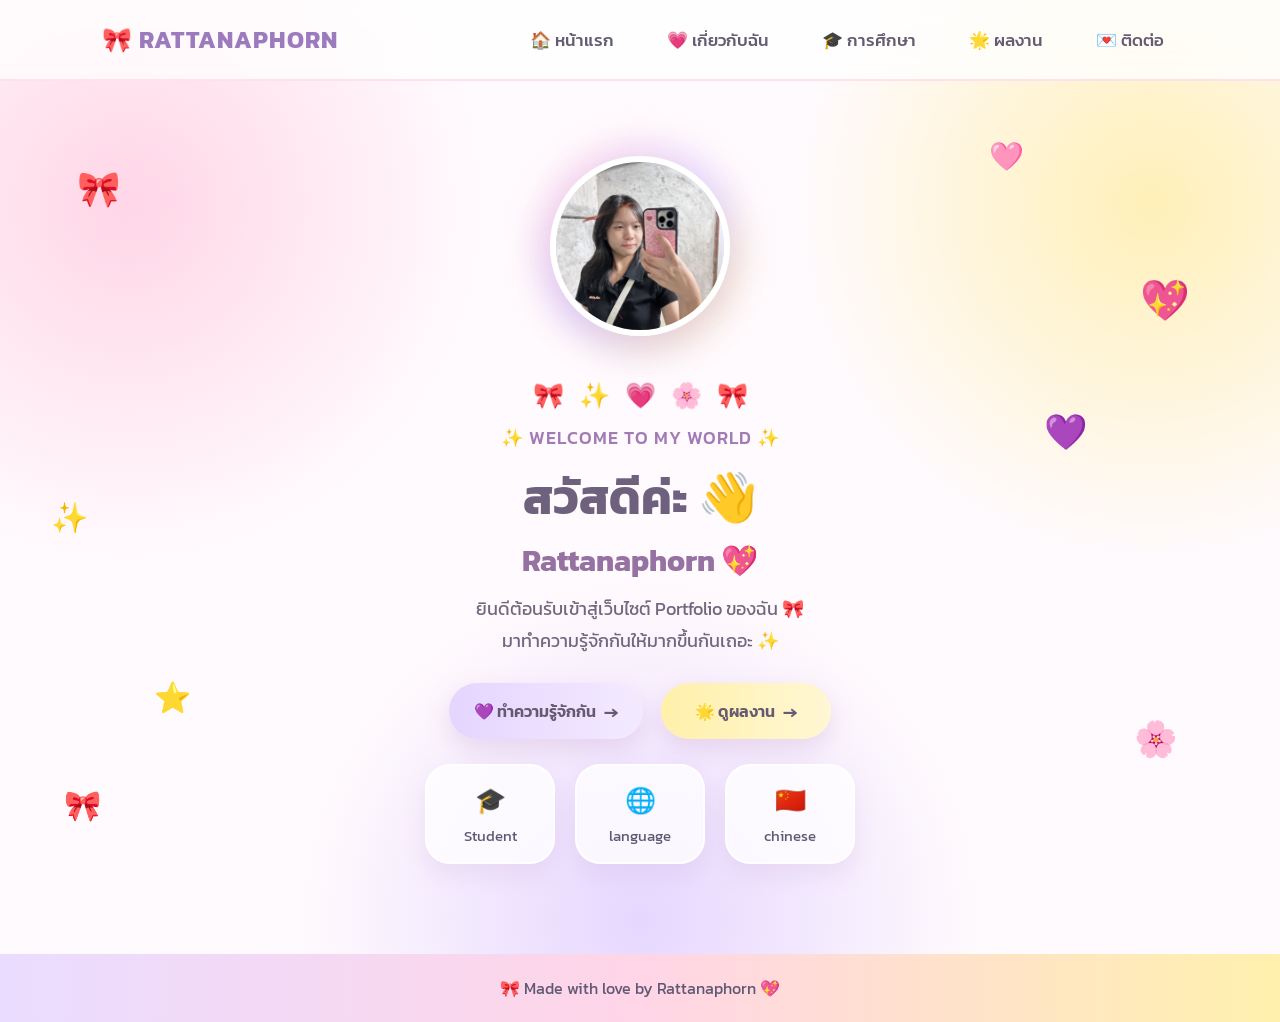
<file: index.html>
<!DOCTYPE html>
<html lang="th">

<head>
    <meta charset="UTF-8">
    <meta name="viewport" content="width=device-width, initial-scale=1.0">

    <title>Rattanaphorn Portfolio</title>

    <link rel="stylesheet" href="style.css">
</head>

<body class="home-page">

    <!-- ================= NAV ================= -->

    <nav>

        <div class="logo">
            🎀 RATTANAPHORN
        </div>

        <ul>
            <li>
                <a href="index.html">🏠 หน้าแรก</a>
            </li>

            <li>
                <a href="about.html">💗 เกี่ยวกับฉัน</a>
            </li>

            <li>
                <a href="education.html">🎓 การศึกษา</a>
            </li>

            <li>
                <a href="portfolio.html">🌟 ผลงาน</a>
            </li>

            <li>
                <a href="contact.html">💌 ติดต่อ</a>
            </li>
        </ul>

    </nav>


    <!-- ================= FLOATING EMOJI ================= -->

    <div class="float-item item1">🎀</div>
    <div class="float-item item2">💖</div>
    <div class="float-item item3">✨</div>
    <div class="float-item item4">🌸</div>
    <div class="float-item item5">⭐</div>
    <div class="float-item item6">💜</div>
    <div class="float-item item7">🎀</div>
    <div class="float-item item8">🩷</div>


    <!-- ================= HOME ================= -->

    <main class="hero">

        <!-- รูปโปรไฟล์ -->

        <div class="profile-wrapper">

            <div class="profile-glow"></div>

            <div class="profile">

                <img
                    src="S__15089671.jpg"
                    alt="รูปโปรไฟล์"
                >

            </div>

        </div>


        <!-- ไอคอน -->

        <div class="cute-icons">

            <span>🎀</span>
            <span>✨</span>
            <span>💗</span>
            <span>🌸</span>
            <span>🎀</span>

        </div>


        <!-- ข้อความ -->

        <p class="welcome-text">
            ✨ WELCOME TO MY WORLD ✨
        </p>


        <h1>
            สวัสดีค่ะ <span class="wave">👋</span>
        </h1>


        <h2>
            Rattanaphorn 💖
        </h2>


        <p class="intro">

            ยินดีต้อนรับเข้าสู่เว็บไซต์ Portfolio ของฉัน 🎀
            <br>

            มาทำความรู้จักกันให้มากขึ้นกันเถอะ ✨

        </p>


        <!-- ปุ่ม -->

        <div class="button-group">

            <a href="about.html" class="cute-btn purple-btn">

                💜
                ทำความรู้จักกัน
                <b>→</b>

            </a>


            <a href="portfolio.html" class="cute-btn yellow-btn">

                🌟
                ดูผลงาน
                <b>→</b>

            </a>

        </div>


        <!-- ข้อมูล -->

        <div class="mini-info">

            <div class="info-card">

                <span>🎓</span>

                <p>Student</p>

            </div>


            <div class="info-card">

                <span>🌐</span>

                <p> language</p>

            </div>


            <div class="info-card">

                <span>🇨🇳</span>

                <p>chinese</p>

            </div>

        </div>

    </main>


    <!-- ================= FOOTER ================= -->

    <footer>

        🎀 Made with love by Rattanaphorn 💖

    </footer>

</body>

</html>
</file>
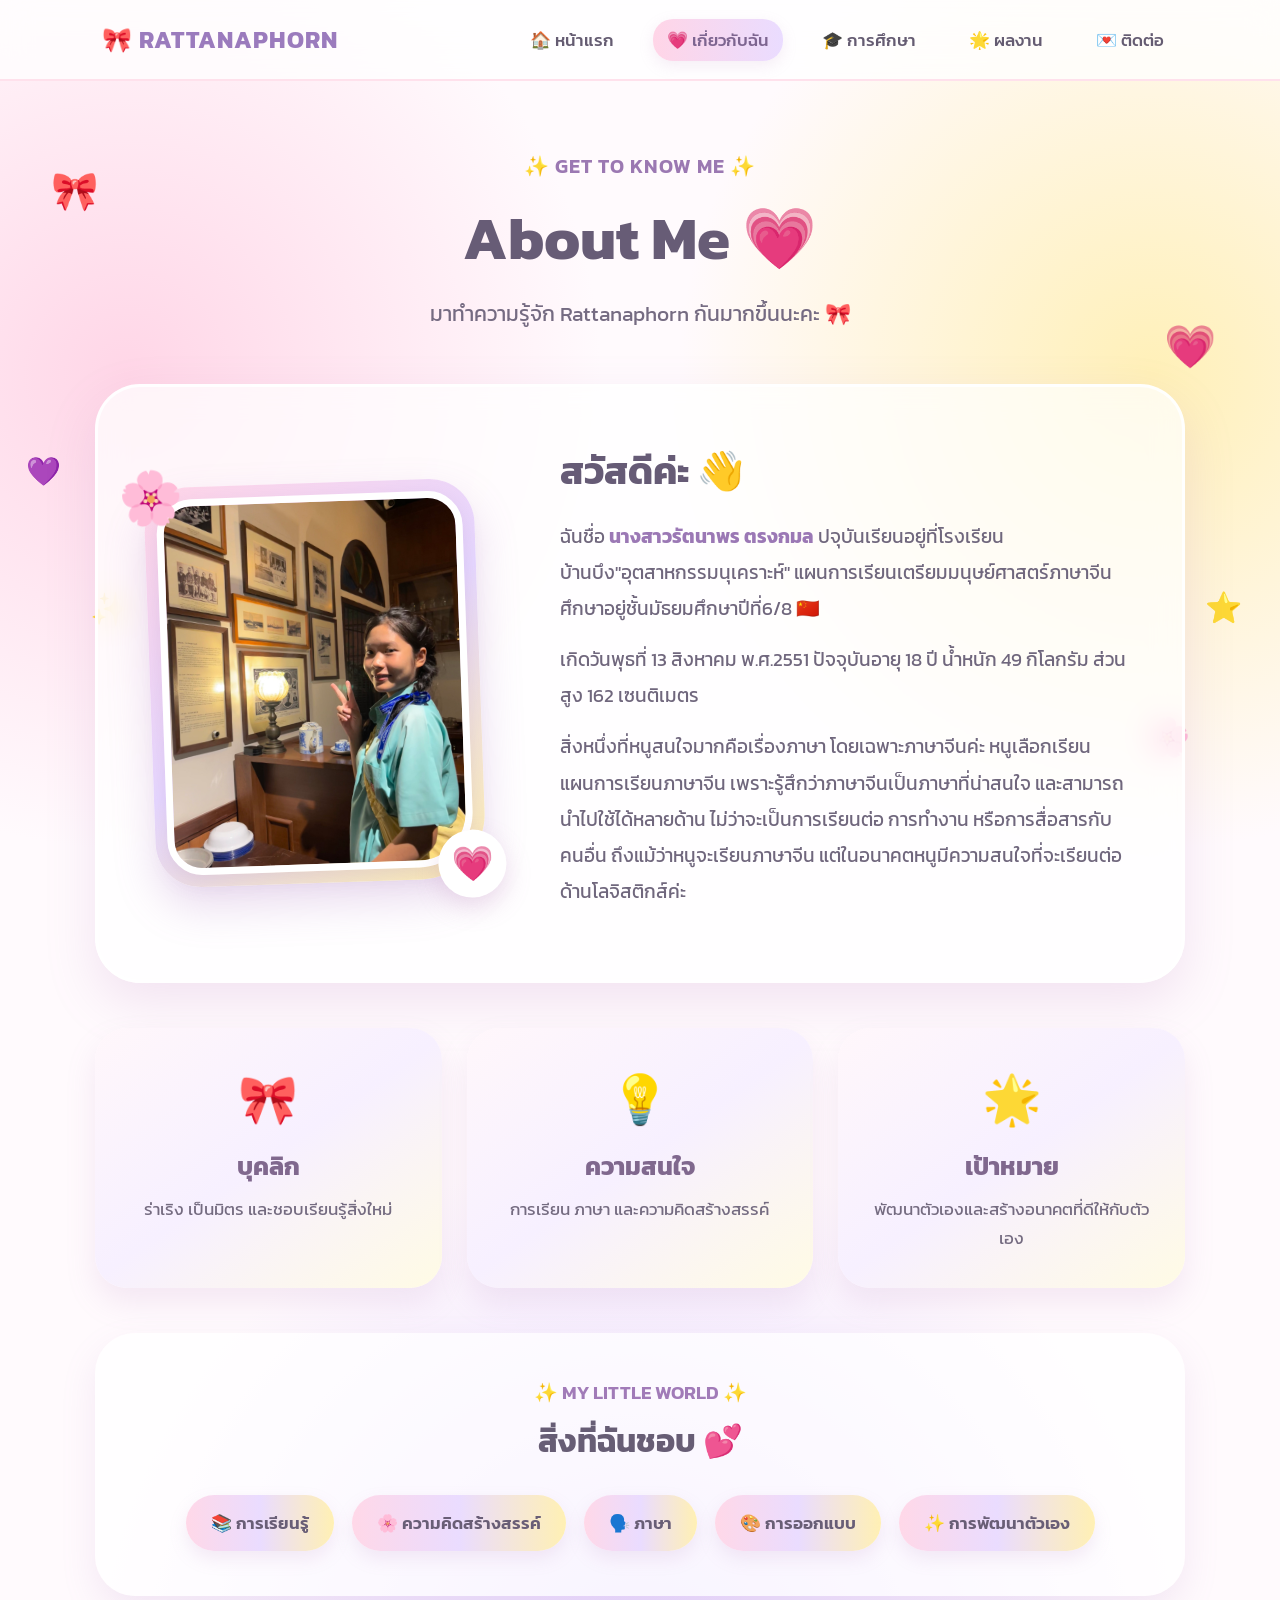
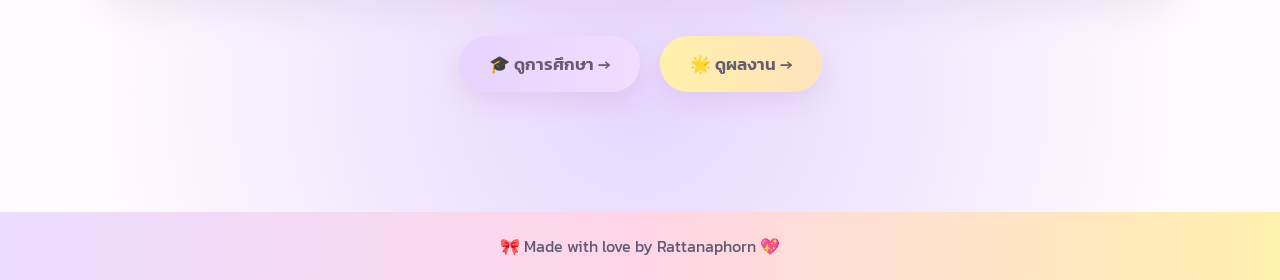
<file: about.html>
<!DOCTYPE html>
<html lang="th">

<head>
    <meta charset="UTF-8">
    <meta name="viewport" content="width=device-width, initial-scale=1.0">

    <title>เกี่ยวกับฉัน | Rattanaphorn</title>

    <link rel="stylesheet" href="style.css">
</head>

<body class="about-page">

    <!-- ================= ของตกแต่งลอย ================= -->

    <div class="about-float about-float1">🎀</div>
    <div class="about-float about-float2">💗</div>
    <div class="about-float about-float3">✨</div>
    <div class="about-float about-float4">🌸</div>
    <div class="about-float about-float5">💜</div>
    <div class="about-float about-float6">⭐</div>


    <!-- ================= NAV ================= -->

    <nav>

        <div class="logo">
            🎀 RATTANAPHORN
        </div>

        <ul>

            <li>
                <a href="index.html">
                    🏠 หน้าแรก
                </a>
            </li>

            <li>
                <a href="about.html" class="active">
                    💗 เกี่ยวกับฉัน
                </a>
            </li>

            <li>
                <a href="education.html">
                    🎓 การศึกษา
                </a>
            </li>

            <li>
                <a href="portfolio.html">
                    🌟 ผลงาน
                </a>
            </li>

            <li>
                <a href="contact.html">
                    💌 ติดต่อ
                </a>
            </li>

        </ul>

    </nav>


    <!-- ================= MAIN ================= -->

    <main class="about-container">


        <!-- หัวข้อ -->

        <div class="about-heading">

            <p class="about-small-title">
                ✨ GET TO KNOW ME ✨
            </p>

            <h1>
                About Me <span>💗</span>
            </h1>

            <p class="about-subtitle">
                มาทำความรู้จัก Rattanaphorn กันมากขึ้นนะคะ 🎀
            </p>

        </div>



        <!-- ================= PROFILE ================= -->

        <section class="about-profile">


            <!-- รูป -->

            <div class="about-photo">

                <div class="photo-decoration">
                    🌸
                </div>

                <img
                    src="9EBEB836-4C9F-4DF5-ADEF-51A0C9682D43.jpeg"
                    alt="รูปของ Rattanaphorn"
                >

                <div class="photo-heart">
                    💗
                </div>

            </div>



            <!-- ข้อความ -->

            <div class="about-text">

                <h2>
                    สวัสดีค่ะ 👋
                </h2>

                <p>
                    ฉันชื่อ <strong>นางสาวรัตนาพร ตรงกมล</strong>
                    ปจุบันเรียนอยู่ที่โรงเรียนบ้านบึง"อุตสาหกรรมนุเคราะห์"
                    แผนการเรียนเตรียมมนุษย์ศาสตร์ภาษาจีน
                    ศึกษาอยู่ชั้นมัธยมศึกษาปีที่6/8 🇨🇳
                </p>

                <p>
                    เกิดวันพุธที่ 13 สิงหาคม พ.ศ.2551
                    ปัจจุบันอายุ 18 ปี น้ำหนัก 49 กิโลกรัม
                    ส่วนสูง 162 เซนติเมตร
                    
                </p>

                <p>
                    สิ่งหนึ่งที่หนูสนใจมากคือเรื่องภาษา โดยเฉพาะภาษาจีนค่ะ
หนูเลือกเรียนแผนการเรียนภาษาจีน เพราะรู้สึกว่าภาษาจีนเป็นภาษาที่น่าสนใจ และสามารถนำไปใช้ได้หลายด้าน ไม่ว่าจะเป็นการเรียนต่อ การทำงาน หรือการสื่อสารกับคนอื่น
                    ถึงแม้ว่าหนูจะเรียนภาษาจีน แต่ในอนาคตหนูมีความสนใจที่จะเรียนต่อด้านโลจิสติกส์ค่ะ
                </p>

            </div>

        </section>



        <!-- ================= INFORMATION ================= -->

        <section class="about-cards">


            <div class="about-card">

                <div class="about-card-icon">
                    🎀
                </div>

                <h2>
                    บุคลิก
                </h2>

                <p>
                    ร่าเริง เป็นมิตร และชอบเรียนรู้สิ่งใหม่
                </p>

            </div>



            <div class="about-card">

                <div class="about-card-icon">
                    💡
                </div>

                <h2>
                    ความสนใจ
                </h2>

                <p>
                    การเรียน ภาษา และความคิดสร้างสรรค์
                </p>

            </div>



            <div class="about-card">

                <div class="about-card-icon">
                    🌟
                </div>

                <h2>
                    เป้าหมาย
                </h2>

                <p>
                    พัฒนาตัวเองและสร้างอนาคตที่ดีให้กับตัวเอง
                </p>

            </div>


        </section>



        <!-- ================= MY WORLD ================= -->

        <section class="about-world">

            <div class="world-title">
                ✨ MY LITTLE WORLD ✨
            </div>

            <h2>
                สิ่งที่ฉันชอบ 💕
            </h2>

            <div class="interest-list">

                <div class="interest-item">
                    📚
                    <span>การเรียนรู้</span>
                </div>

                <div class="interest-item">
                    🌸
                    <span>ความคิดสร้างสรรค์</span>
                </div>

                <div class="interest-item">
                    🗣️
                    <span>ภาษา</span>
                </div>

                <div class="interest-item">
                    🎨
                    <span>การออกแบบ</span>
                </div>

                <div class="interest-item">
                    ✨
                    <span>การพัฒนาตัวเอง</span>
                </div>

            </div>

        </section>



        <!-- ================= BUTTON ================= -->

        <div class="about-buttons">

            <a href="education.html" class="about-btn purple">
                🎓 ดูการศึกษา
                →
            </a>

            <a href="portfolio.html" class="about-btn yellow">
                🌟 ดูผลงาน
                →
            </a>

        </div>


    </main>



    <!-- ================= FOOTER ================= -->

    <footer>

        <span>🎀</span>

        Made with love by Rattanaphorn

        <span>💖</span>

    </footer>


</body>

</html>
</file>
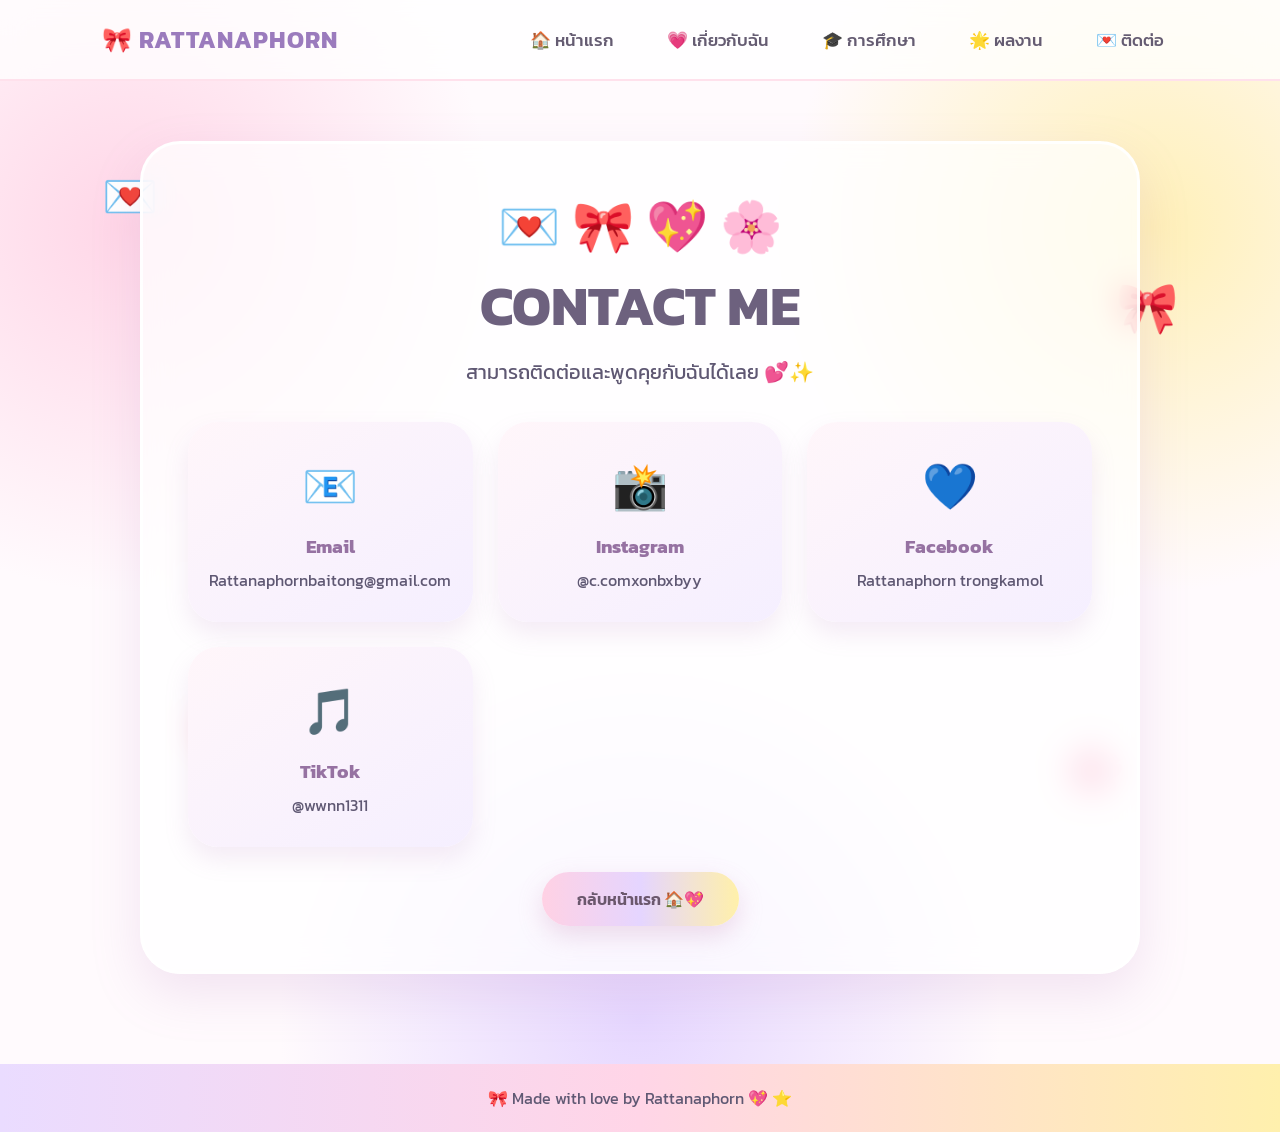
<file: contact.html>
<!DOCTYPE html>
<html lang="th">

<head>

<meta charset="UTF-8">

<meta name="viewport" content="width=device-width, initial-scale=1.0">

<title>ติดต่อ | Rattanaphorn</title>

<link rel="stylesheet" href="style.css">

</head>


<body>
    <!-- NAV -->

<nav>
    <div class="logo">
        🎀 RATTANAPHORN
    </div>

    <ul>
        <li><a href="index.html">🏠 หน้าแรก</a></li>
        <li><a href="about.html">💗 เกี่ยวกับฉัน</a></li>
        <li><a href="education.html">🎓 การศึกษา</a></li>
        <li><a href="portfolio.html">🌟 ผลงาน</a></li>
        <li><a href="contact.html">💌 ติดต่อ</a></li>
    </ul>
</nav>



<!-- ของตกแต่ง -->

<div class="float float1">💌</div>

<div class="float float2">🎀</div>

<div class="float float3">💖</div>

<div class="float float4">🌸</div>


<!-- NAV -->

   
<!-- CONTENT -->

<main class="page">


<div class="main-card">


<div style="font-size:50px;">
💌 🎀 💖 🌸
</div>


<h1 class="page-title">
CONTACT ME
</h1>


<p class="page-subtitle">
สามารถติดต่อและพูดคุยกับฉันได้เลย 💕✨
</p>


<div class="contact-grid">


<!-- EMAIL -->

<div class="contact-card">

<div class="contact-icon">
📧
</div>

<h3>Email</h3>

<p>
Rattanaphornbaitong@gmail.com
</p>

</div>



<!-- INSTAGRAM -->

<div class="contact-card">

<div class="contact-icon">
📸
</div>

<h3>Instagram</h3>

<p>
@c.comxonbxbyy
</p>

</div>



<!-- FACEBOOK -->

<div class="contact-card">

<div class="contact-icon">
💙
</div>

<h3>Facebook</h3>

<p>
Rattanaphorn trongkamol
</p>

</div>



<!-- TIKTOK -->

<div class="contact-card">

<div class="contact-icon">
🎵
</div>

<h3>TikTok</h3>

<p>
@wwnn1311
</p>

</div>


</div>


<a href="index.html" class="btn">

กลับหน้าแรก 🏠💖

</a>


</div>

</main>



<footer>

🎀 Made with love by Rattanaphorn 💖 ⭐

</footer>


</body>

</html>
</file>
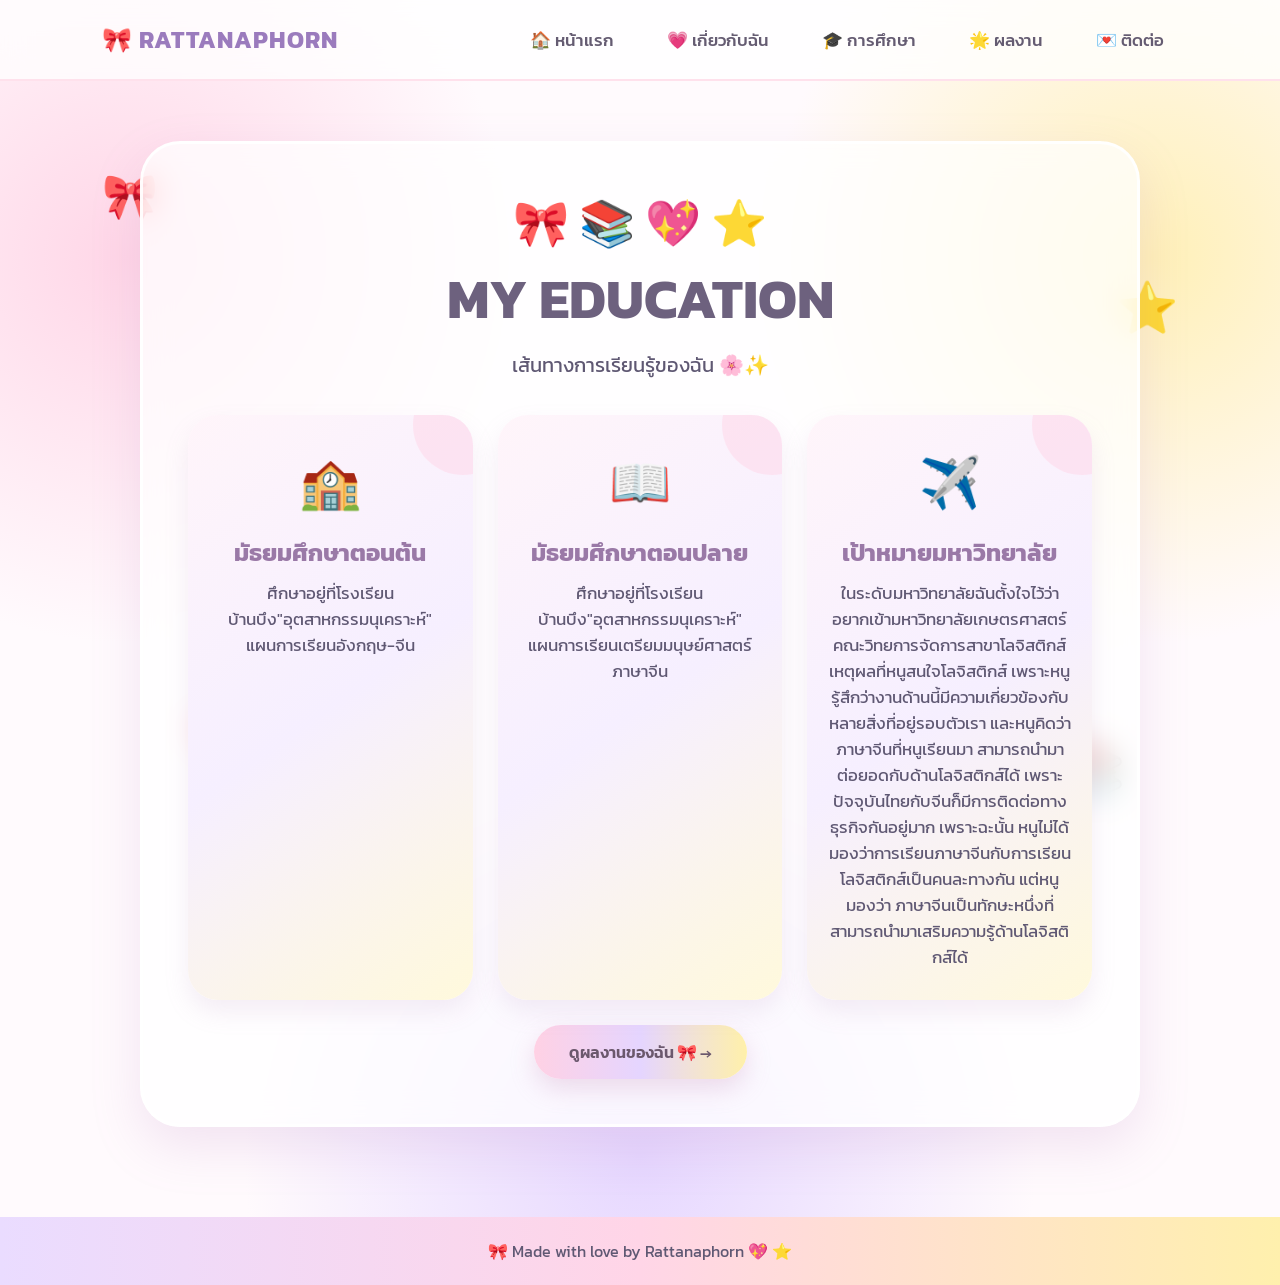
<file: education.html>
<!DOCTYPE html>
<html lang="th">

<head>

<meta charset="UTF-8">

<meta name="viewport" content="width=device-width, initial-scale=1.0">

<title>การศึกษา | Rattanaphorn</title>

<link rel="stylesheet" href="style.css">

</head>
  <!-- NAV -->

<nav>
    <div class="logo">
        🎀 RATTANAPHORN
    </div>

    <ul>
        <li><a href="index.html">🏠 หน้าแรก</a></li>
        <li><a href="about.html">💗 เกี่ยวกับฉัน</a></li>
        <li><a href="education.html">🎓 การศึกษา</a></li>
        <li><a href="portfolio.html">🌟 ผลงาน</a></li>
        <li><a href="contact.html">💌 ติดต่อ</a></li>
    </ul>
</nav>



<body>

<!-- ของตกแต่ง -->

<div class="float float1">🎀</div>
<div class="float float2">⭐</div>
<div class="float float3">💖</div>
<div class="float float4">📚</div>


<!-- NAV -->



<!-- CONTENT -->

<main class="page">

<div class="main-card">

<div style="font-size:45px;">
🎀 📚 💖 ⭐
</div>

<h1 class="page-title">
MY EDUCATION
</h1>

<p class="page-subtitle">
เส้นทางการเรียนรู้ของฉัน 🌸✨
</p>


<div class="education-list">


<div class="edu-card">

<div class="edu-icon">
🏫
</div>

<h2>มัธยมศึกษาตอนต้น</h2>

<p>
ศึกษาอยู่ที่โรงเรียนบ้านบึง"อุตสาหกรรมนุเคราะห์"
  แผนการเรียนอังกฤษ-จีน
</p>

</div>


<div class="edu-card">

<div class="edu-icon">
📖
</div>

<h2>มัธยมศึกษาตอนปลาย</h2>

<p>
ศึกษาอยู่ที่โรงเรียนบ้านบึง"อุตสาหกรรมนุเคราะห์"
  แผนการเรียนเตรียมมนุษย์ศาสตร์ภาษาจีน
</p>

</div>


<div class="edu-card">

<div class="edu-icon">
✈️
</div>

<h2>เป้าหมายมหาวิทยาลัย</h2>

<p>
  ในระดับมหาวิทยาลัยฉันตั้งใจไว้ว่าอยากเข้ามหาวิทยาลัยเกษตรศาสตร์คณะวิทยการจัดการสาขาโลจิสติกส์
  เหตุผลที่หนูสนใจโลจิสติกส์ เพราะหนูรู้สึกว่างานด้านนี้มีความเกี่ยวข้องกับหลายสิ่งที่อยู่รอบตัวเรา
และหนูคิดว่า ภาษาจีนที่หนูเรียนมา สามารถนำมาต่อยอดกับด้านโลจิสติกส์ได้ เพราะปัจจุบันไทยกับจีนก็มีการติดต่อทางธุรกิจกันอยู่มาก
เพราะฉะนั้น หนูไม่ได้มองว่าการเรียนภาษาจีนกับการเรียนโลจิสติกส์เป็นคนละทางกัน แต่หนูมองว่า ภาษาจีนเป็นทักษะหนึ่งที่สามารถนำมาเสริมความรู้ด้านโลจิสติกส์ได้


</p>

</div>


</div>


<a href="portfolio.html" class="btn">

ดูผลงานของฉัน 🎀 →

</a>


</div>

</main>


<footer>

🎀 Made with love by Rattanaphorn 💖 ⭐

</footer>


</body>

</html>
</file>
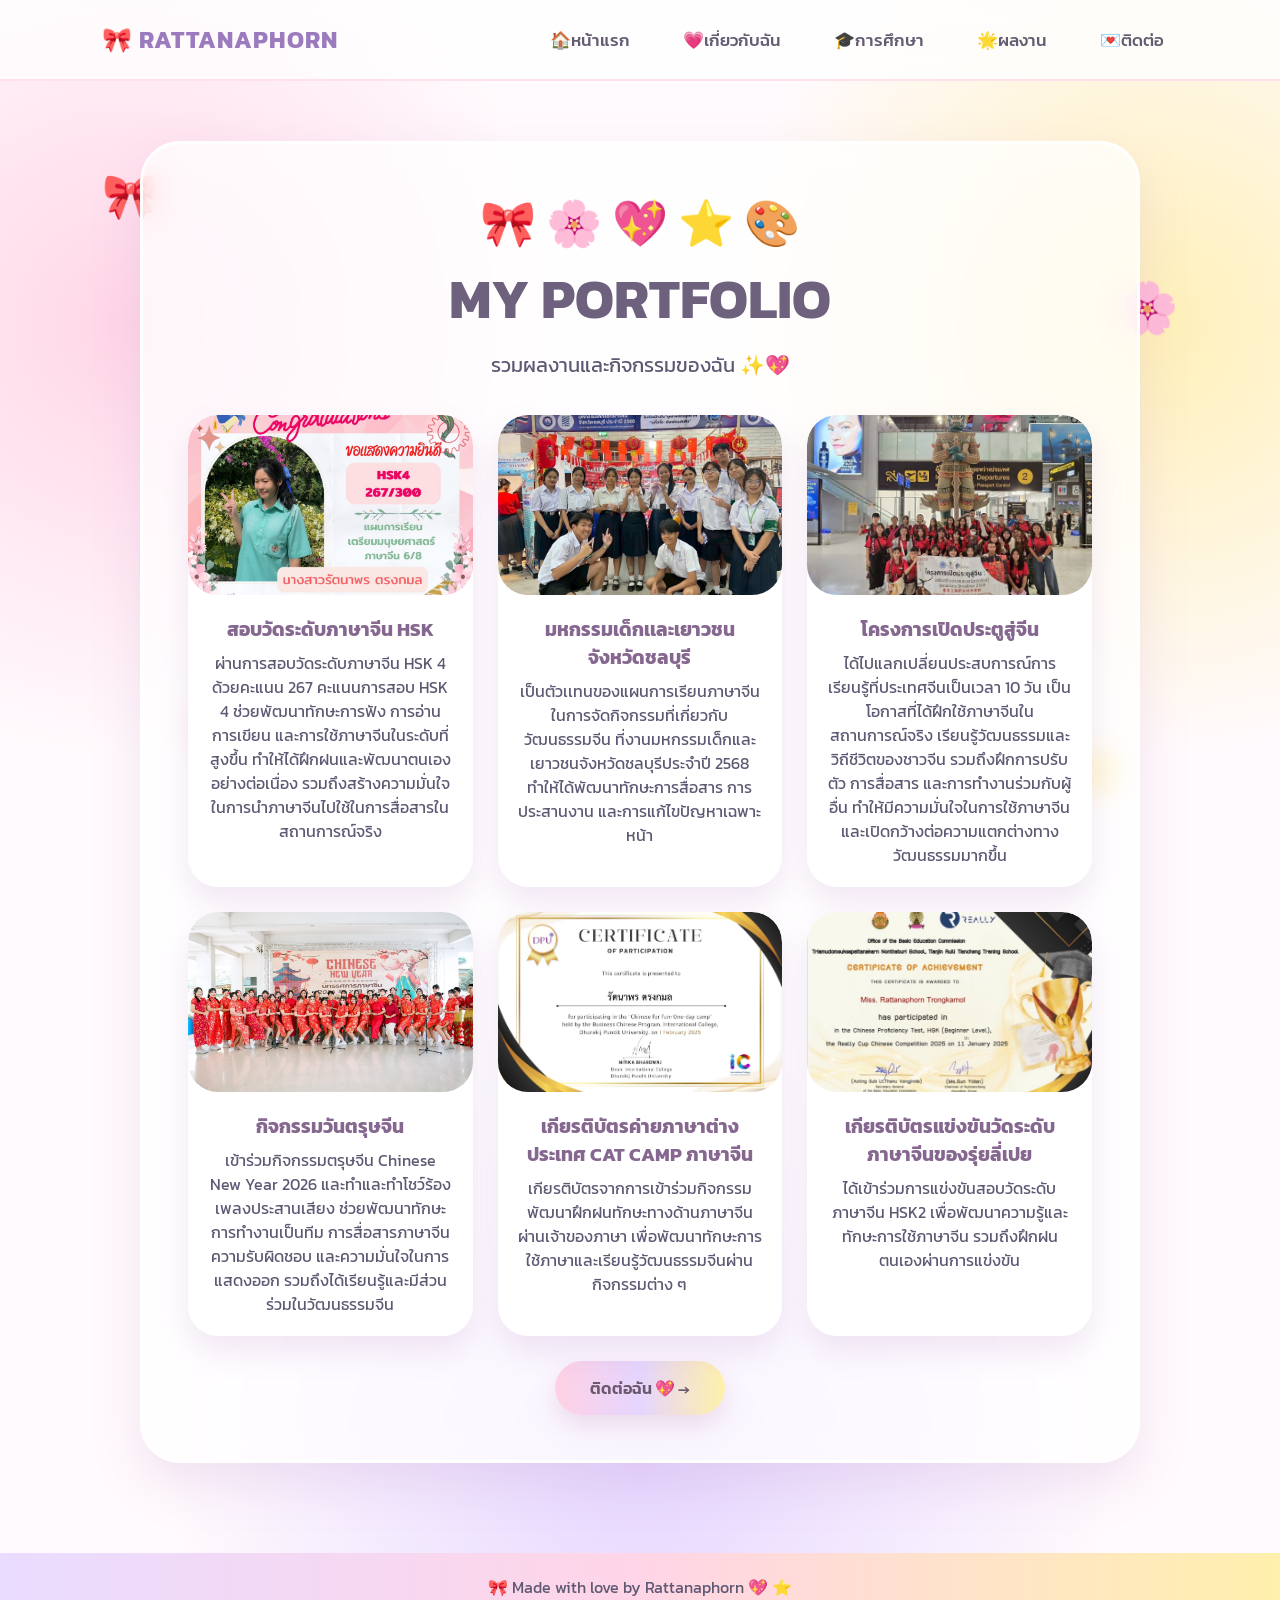
<file: portfolio.html>
<!DOCTYPE html>
<html lang="th">

<head>

<meta charset="UTF-8">

<meta name="viewport" content="width=device-width, initial-scale=1.0">

<title>ผลงาน | Rattanaphorn</title>

<link rel="stylesheet" href="style.css">

</head>


<body>


<!-- ของตกแต่ง -->

<div class="float float1">🎀</div>
<div class="float float2">🌸</div>
<div class="float float3">💖</div>
<div class="float float4">⭐</div>


<!-- NAV -->

<nav>

<div class="logo">
🎀 RATTANAPHORN
</div>

<ul>

<li><a href="index.html">🏠หน้าแรก</a></li>

<li><a href="about.html">💗เกี่ยวกับฉัน</a></li>

<li><a href="education.html">🎓การศึกษา</a></li>

<li><a href="portfolio.html">🌟ผลงาน</a></li>

<li><a href="contact.html">💌ติดต่อ</a></li>

</ul>

</nav>



<main class="page">

<div class="main-card">


<div style="font-size:45px;">
🎀 🌸 💖 ⭐ 🎨
</div>


<h1 class="page-title">
MY PORTFOLIO
</h1>


<p class="page-subtitle">
รวมผลงานและกิจกรรมของฉัน ✨💖
</p>



<div class="portfolio-grid">


<!-- ผลงาน 1 -->

<div class="work-card">

    <div class="work-image">
        <img src="IMG_2374.jpeg" alt="ผลงานสอบวัดระดับภาษาจีน HSK">
    </div>

    <div class="work-info">
        <h3>สอบวัดระดับภาษาจีน HSK</h3>

        <p>
            ผ่านการสอบวัดระดับภาษาจีน HSK 4
            ด้วยคะแนน 267 คะแนนการสอบ HSK 4 ช่วยพัฒนาทักษะการฟัง การอ่าน การเขียน และการใช้ภาษาจีนในระดับที่สูงขึ้น 
            ทำให้ได้ฝึกฝนและพัฒนาตนเองอย่างต่อเนื่อง รวมถึงสร้างความมั่นใจในการนำภาษาจีนไปใช้ในการสื่อสารในสถานการณ์จริง
        </p>
    </div>

</div>



<!-- ผลงาน 2 -->

<div class="work-card">

    <div class="work-image">
        <img src="IMG_0430.jpeg" alt="มหกรรมเด็กเเละเยาวชนจังหวัดชลบุรี">
    </div>

    <div class="work-info">
        <h3>มหกรรมเด็กเเละเยาวชนจังหวัดชลบุรี</h3>

        <p>
            เป็นตัวเเทนของแผนการเรียนภาษาจีน
            ในการจัดกิจกรรมที่เกี่ยวกับวัฒนธรรมจีน
            ที่งานมหกรรมเด็กและเยาวชนจังหวัดชลบุรีประจำปี 2568
            ทำให้ได้พัฒนาทักษะการสื่อสาร การประสานงาน
            และการแก้ไขปัญหาเฉพาะหน้า 
        </p>
    </div>

</div>
<!-- ผลงาน 3 -->

<div class="work-card">

    <div class="work-image">
        <img src="IMG_2358.jpeg" alt="โครงการเปิดประตูสู่จีน">
    </div>

    <div class="work-info">
        <h3>โครงการเปิดประตูสู่จีน</h3>

        <p>
            ได้ไปแลกเปลี่ยนประสบการณ์การเรียนรู้ที่ประเทศจีนเป็นเวลา 10 วัน
             เป็นโอกาสที่ได้ฝึกใช้ภาษาจีนในสถานการณ์จริง เรียนรู้วัฒนธรรมและวิถีชีวิตของชาวจีน 
            รวมถึงฝึกการปรับตัว การสื่อสาร และการทำงานร่วมกับผู้อื่น 
            ทำให้มีความมั่นใจในการใช้ภาษาจีนและเปิดกว้างต่อความแตกต่างทางวัฒนธรรมมากขึ้น
        </p>
    </div>

</div>

<!-- ผลงาน 4 -->

<div class="work-card">

    <div class="work-image">
        <img src="IMG_2357.jpeg" alt="กิจกรรมวันตรุษจีน">
    </div>

    <div class="work-info">
        <h3>กิจกรรมวันตรุษจีน</h3>

        <p>
            เข้าร่วมกิจกรรมตรุษจีน Chinese New Year 2026
            และทำและทำโชว์ร้องเพลงประสานเสียง
            ช่วยพัฒนาทักษะการทำงานเป็นทีม การสื่อสารภาษาจีน ความรับผิดชอบ 
            และความมั่นใจในการแสดงออก รวมถึงได้เรียนรู้และมีส่วนร่วมในวัฒนธรรมจีน
        </p>
    </div>

</div>
    <!-- ผลงาน 5 -->

<div class="work-card">

    <div class="work-image">
        <img src="IMG_1226.jpeg" alt="เกียรติบัตรค่ายภาษาต่างประเทศ CAT CAMP ภาษาจีน">
    </div>

    <div class="work-info">
        <h3>เกียรติบัตรค่ายภาษาต่างประเทศ CAT CAMP ภาษาจีน</h3>

        <p>
            เกียรติบัตรจากการเข้าร่วมกิจกรรมพัฒนาฝึกฝนทักษะทางด้านภาษาจีนผ่านเจ้าของภาษา
            เพื่อพัฒนาทักษะการใช้ภาษาและเรียนรู้วัฒนธรรมจีนผ่านกิจกรรมต่าง ๆ
        </p>
    </div>

</div>

<!-- ผลงาน 6 -->

<div class="work-card">

    <div class="work-image">
        <img src="IMG_7360.jpeg" alt="เกียรติบัตรแข่งขันวัดระดับภาษาจีนของรุ่ยลี่เปย ">
    </div>

    <div class="work-info">
        <h3>เกียรติบัตรแข่งขันวัดระดับภาษาจีนของรุ่ยลี่เปย</h3>

        <p>
            ได้เข้าร่วมการแข่งขันสอบวัดระดับภาษาจีน HSK2
            เพื่อพัฒนาความรู้และทักษะการใช้ภาษาจีน รวมถึงฝึกฝนตนเองผ่านการแข่งขัน
        </p>
    </div>

</div>


</div>


<a href="contact.html" class="btn">

ติดต่อฉัน 💖 →

</a>


</div>

</main>



<footer>

🎀 Made with love by Rattanaphorn 💖 ⭐

</footer>


</body>

</html>
</file>
<file: style.css>
@import url('https://fonts.googleapis.com/css2?family=Kanit:wght@300;400;500;600;700&display=swap');

*{
    margin: 0;
    padding: 0;
    box-sizing: border-box;
}

html{
    scroll-behavior: smooth;
}

body{
    font-family: 'Kanit', sans-serif;
    color: #5f5873;
    min-height: 100vh;
    overflow-x: hidden;

    background:
        radial-gradient(circle at 10% 20%, #ffd6e7 0%, transparent 25%),
        radial-gradient(circle at 90% 20%, #fff0b8 0%, transparent 25%),
        radial-gradient(circle at 50% 90%, #e6d7ff 0%, transparent 30%),
        #fffafd;
}

/* ================= NAV ================= */

nav{
    width: 100%;
    padding: 22px 8%;
    display: flex;
    justify-content: space-between;
    align-items: center;

    background: rgba(255,255,255,0.75);
    backdrop-filter: blur(15px);

    position: sticky;
    top: 0;
    z-index: 1000;

    border-bottom: 2px solid #ffe1ec;
}

.logo{
    font-size: 24px;
    font-weight: 700;
    color: #9b7bbd;
    letter-spacing: 1px;
}

nav ul{
    display: flex;
    list-style: none;
    gap: 25px;
}

nav ul li a{
    text-decoration: none;
    color: #655c72;
    font-size: 17px;
    font-weight: 500;
    transition: 0.3s;
    padding: 8px 14px;
    border-radius: 20px;
}

nav ul li a:hover{
    background: linear-gradient(90deg,#ffd1e4,#e6d4ff,#fff0ae);
    transform: translateY(-3px);
}

/* ================= MAIN ================= */

.page{
    min-height: 90vh;
    padding: 60px 20px;
    display: flex;
    justify-content: center;
    align-items: center;
    text-align: center;
    position: relative;
}

/* ================= TITLE ================= */

.page-title{
    font-size: 55px;
    font-weight: 700;
    color: #6d617e;
    margin-bottom: 10px;
    animation: titleFloat 3s ease-in-out infinite;
}

.page-subtitle{
    font-size: 20px;
    margin-bottom: 35px;
}

@keyframes titleFloat{
    0%,100%{
        transform: translateY(0);
    }

    50%{
        transform: translateY(-10px);
    }
}

/* ================= CARD ================= */

.main-card{
    width: 100%;
    max-width: 1000px;

    padding: 45px;
    border-radius: 40px;

    background: rgba(255,255,255,0.75);

    border: 3px solid rgba(255,255,255,0.9);

    box-shadow:
        0 20px 50px rgba(183,130,190,0.18);

    backdrop-filter: blur(15px);

    position: relative;
    z-index: 2;

    animation: cardAppear 0.8s ease;
}

@keyframes cardAppear{

    from{
        opacity: 0;
        transform: translateY(50px);
    }

    to{
        opacity: 1;
        transform: translateY(0);
    }

}

/* ================= DECORATION ================= */

.float{
    position: fixed;
    z-index: -1;
    animation: floating 5s ease-in-out infinite;
    pointer-events: none;
}

.float1{
    top: 18%;
    left: 8%;
    font-size: 45px;
}

.float2{
    top: 30%;
    right: 8%;
    font-size: 50px;
    animation-delay: 1s;
}

.float3{
    bottom: 15%;
    left: 15%;
    font-size: 40px;
    animation-delay: 2s;
}

.float4{
    bottom: 10%;
    right: 12%;
    font-size: 55px;
    animation-delay: 3s;
}

@keyframes floating{

    0%,100%{
        transform: translateY(0) rotate(0deg);
    }

    50%{
        transform: translateY(-25px) rotate(10deg);
    }

}

/* ================= BUTTON ================= */

.btn{
    display: inline-block;

    margin-top: 25px;
    padding: 15px 35px;

    border-radius: 50px;

    text-decoration: none;

    color: #6b586d;
    font-weight: 600;

    background: linear-gradient(
        90deg,
        #ffd1e4,
        #e5d5ff,
        #fff0aa
    );

    box-shadow: 0 10px 25px rgba(201,150,190,0.3);

    transition: 0.3s;
}

.btn:hover{

    transform: translateY(-7px) scale(1.05);

    box-shadow:
        0 18px 35px rgba(201,150,190,0.45);

}

/* ================= EDUCATION ================= */

.education-list{
    display: grid;
    grid-template-columns: repeat(auto-fit,minmax(250px,1fr));
    gap: 25px;
    margin-top: 30px;
}

.edu-card{

    padding: 30px 20px;

    border-radius: 30px;

    background: linear-gradient(
        145deg,
        #fff5fa,
        #f6efff,
        #fff9dc
    );

    box-shadow: 0 12px 25px rgba(180,140,190,0.15);

    transition: 0.4s;

    position: relative;

    overflow: hidden;
}

.edu-card::before{

    content: "";

    position: absolute;

    width: 100px;
    height: 100px;

    background: #ffd5e8;

    border-radius: 50%;

    top: -40px;
    right: -40px;

    opacity: 0.5;
}

.edu-card:hover{

    transform: translateY(-12px) rotate(1deg);

    box-shadow:
        0 20px 35px rgba(180,120,190,0.3);

}

.edu-icon{
    font-size: 50px;
    margin-bottom: 15px;
}

.edu-card h2{
    color: #9a79a7;
    margin-bottom: 10px;
}

.edu-card p{
    font-size: 17px;
}

/* ================= PORTFOLIO ================= */

.portfolio-grid{

    display: grid;

    grid-template-columns:
    repeat(auto-fit,minmax(230px,1fr));

    gap: 25px;

    margin-top: 30px;
}

.work-card{

    background: white;

    border-radius: 30px;

    overflow: hidden;

    box-shadow:
        0 15px 30px rgba(180,130,190,0.18);

    transition: 0.4s;

    cursor: pointer;

    position: relative;
}

.work-card:hover{

    transform:
        translateY(-15px)
        rotate(-2deg);

    box-shadow:
        0 25px 40px rgba(180,120,190,0.3);

}

.work-image{

    height: 180px;

    display: flex;

    align-items: center;
    justify-content: center;

    font-size: 80px;

    background:
    linear-gradient(
        135deg,
        #ffd5e8,
        #e6d8ff,
        #fff1b5
    );

}

.work-info{
    padding: 20px;
}

.work-info h3{
    color: #85678f;
    margin-bottom: 8px;
}

/* ================= CONTACT ================= */

.contact-grid{

    display: grid;

    grid-template-columns:
    repeat(auto-fit,minmax(220px,1fr));

    gap: 25px;

    margin-top: 30px;
}

.contact-card{

    padding: 30px 20px;

    border-radius: 30px;

    background:
        linear-gradient(
            145deg,
            #fff6fa,
            #f5efff
        );

    transition: 0.4s;

    box-shadow:
        0 12px 25px rgba(180,130,190,0.15);
}

.contact-card:hover{

    transform:
        translateY(-10px)
        scale(1.03);

}

.contact-icon{

    font-size: 45px;

    margin-bottom: 12px;

}

.contact-card h3{
    color: #9672a2;
    margin-bottom: 8px;
}

/* ================= FOOTER ================= */

footer{

    text-align: center;

    padding: 22px;

    margin-top: 30px;

    background:
        linear-gradient(
            90deg,
            #eadcff,
            #ffd5e7,
            #fff0ad
        );

}

/* ================= MOBILE ================= */

@media(max-width:700px){

    nav{
        flex-direction: column;
        gap: 15px;
    }

    nav ul{
        gap: 5px;
        flex-wrap: wrap;
        justify-content: center;
    }

    .page-title{
        font-size: 40px;
    }

    .main-card{
        padding: 30px 20px;
    }

}
/* =========================================
   HOME PAGE - หน้าแรก
   ========================================= */

.home-page {
    min-height: 100vh;
}

/* ส่วนเนื้อหาหน้าแรก */
.hero {
    min-height: calc(100vh - 90px);

    display: flex;
    flex-direction: column;

    justify-content: center;
    align-items: center;

    text-align: center;

    padding: 60px 20px;

    position: relative;
    z-index: 1;
}

/* =========================================
   PROFILE
   ========================================= */

.profile-wrapper {
    position: relative;

    width: 210px;
    height: 210px;

    margin-bottom: 20px;

    display: flex;
    justify-content: center;
    align-items: center;
}

.profile-glow {
    position: absolute;

    width: 210px;
    height: 210px;

    border-radius: 50%;

    background: linear-gradient(
        135deg,
        #ffd1e4,
        #e5d5ff,
        #fff0aa
    );

    filter: blur(15px);

    opacity: 0.7;

    animation: profileGlow 3s ease-in-out infinite;
}

.profile {
    position: relative;

    width: 180px;
    height: 180px;

    border-radius: 50%;

    overflow: hidden;

    background: linear-gradient(
        135deg,
        #ffd5e8,
        #e6d8ff,
        #fff1b5
    );

    border: 6px solid white;

    box-shadow:
        0 15px 35px rgba(180,130,190,0.25);

    display: flex;
    justify-content: center;
    align-items: center;

    z-index: 2;

    transition: 0.4s;
}

.profile:hover {
    transform: translateY(-10px) scale(1.05) rotate(2deg);
}

.profile img {
    width: 100%;
    height: 100%;

    object-fit: cover;
}

.profile-emoji {
    position: absolute;

    font-size: 80px;

    z-index: -1;
}

@keyframes profileGlow {
    0%,100% {
        transform: scale(1);
    }

    50% {
        transform: scale(1.08);
    }
}

/* =========================================
   CUTE ICONS
   ========================================= */

.cute-icons {
    display: flex;

    justify-content: center;
    align-items: center;

    gap: 15px;

    margin: 5px 0 10px;

    font-size: 25px;
}

.cute-icons span {
    display: inline-block;

    animation: iconBounce 2s ease-in-out infinite;
}

.cute-icons span:nth-child(2) {
    animation-delay: 0.2s;
}

.cute-icons span:nth-child(3) {
    animation-delay: 0.4s;
}

.cute-icons span:nth-child(4) {
    animation-delay: 0.6s;
}

.cute-icons span:nth-child(5) {
    animation-delay: 0.8s;
}

@keyframes iconBounce {
    0%,100% {
        transform: translateY(0);
    }

    50% {
        transform: translateY(-8px);
    }
}

/* =========================================
   WELCOME TEXT
   ========================================= */

.welcome-text {
    font-size: 18px;

    color: #a27bb5;

    font-weight: 500;

    letter-spacing: 1px;

    margin-bottom: 5px;
}

/* =========================================
   HOME TITLE
   ========================================= */

.hero h1 {
    font-size: 48px;

    color: #6d617e;

    margin: 5px 0;

    animation: titleFloat 3s ease-in-out infinite;
}

.hero h2 {
    font-size: 30px;

    color: #9672a2;

    margin-bottom: 10px;
}

.wave {
    display: inline-block;

    animation: waveHand 1.8s ease-in-out infinite;
}

@keyframes waveHand {
    0%,100% {
        transform: rotate(0deg);
    }

    25% {
        transform: rotate(15deg);
    }

    50% {
        transform: rotate(-10deg);
    }

    75% {
        transform: rotate(15deg);
    }
}

/* =========================================
   INTRO
   ========================================= */

.intro {
    font-size: 18px;

    line-height: 1.8;

    color: #71677e;

    margin-bottom: 15px;
}

/* =========================================
   BUTTONS
   ========================================= */

.button-group {
    display: flex;

    justify-content: center;

    align-items: center;

    gap: 18px;

    flex-wrap: wrap;

    margin-top: 10px;
}

.cute-btn {
    display: inline-flex;

    align-items: center;
    justify-content: center;

    gap: 8px;

    padding: 13px 25px;

    border-radius: 50px;

    text-decoration: none;

    color: #665a70;

    font-weight: 600;

    box-shadow:
        0 10px 25px rgba(190,140,190,0.25);

    transition: 0.3s;

    min-width: 170px;
}

.purple-btn {
    background: linear-gradient(
        90deg,
        #e5d5ff,
        #f3eaff
    );
}

.yellow-btn {
    background: linear-gradient(
        90deg,
        #fff0aa,
        #fff7d4
    );
}

.cute-btn:hover {
    transform: translateY(-7px) scale(1.05);

    box-shadow:
        0 18px 35px rgba(190,140,190,0.35);
}

.cute-btn b {
    font-size: 20px;

    transition: 0.3s;
}

.cute-btn:hover b {
    transform: translateX(5px);
}

/* =========================================
   MINI INFO
   ========================================= */

.mini-info {
    display: flex;

    justify-content: center;

    gap: 20px;

    margin-top: 25px;

    flex-wrap: wrap;
}

.info-card {
    min-width: 130px;

    padding: 15px 20px;

    border-radius: 25px;

    background: rgba(255,255,255,0.75);

    border: 2px solid rgba(255,255,255,0.9);

    box-shadow:
        0 10px 25px rgba(180,130,190,0.15);

    transition: 0.4s;
}

.info-card:hover {
    transform: translateY(-10px) rotate(2deg);

    box-shadow:
        0 18px 30px rgba(180,130,190,0.25);
}

.info-card span {
    font-size: 25px;
}

.info-card p {
    margin-top: 5px;

    font-size: 15px;
}

/* =========================================
   FLOATING EMOJI
   ========================================= */

.float-item {
    position: fixed;

    z-index: 0;

    pointer-events: none;

    animation: floatingEmoji 5s ease-in-out infinite;
}

.item1 {
    top: 18%;
    left: 6%;
    font-size: 35px;
}

.item2 {
    top: 30%;
    right: 7%;
    font-size: 40px;

    animation-delay: 1s;
}

.item3 {
    top: 55%;
    left: 4%;
    font-size: 30px;

    animation-delay: 2s;
}

.item4 {
    bottom: 15%;
    right: 8%;
    font-size: 35px;

    animation-delay: 3s;
}

.item5 {
    bottom: 20%;
    left: 12%;
    font-size: 30px;

    animation-delay: 1.5s;
}

.item6 {
    top: 45%;
    right: 15%;
    font-size: 35px;

    animation-delay: 2.5s;
}

.item7 {
    bottom: 8%;
    left: 5%;
    font-size: 30px;

    animation-delay: 3.5s;
}

.item8 {
    top: 15%;
    right: 20%;
    font-size: 28px;

    animation-delay: 1s;
}

@keyframes floatingEmoji {
    0%,100% {
        transform: translateY(0) rotate(0deg);
    }

    50% {
        transform: translateY(-20px) rotate(10deg);
    }
}

/* =========================================
   MOBILE
   ========================================= */

@media(max-width:700px) {

    .hero {
        min-height: auto;

        padding: 50px 15px;
    }

    .profile-wrapper {
        width: 170px;
        height: 170px;
    }

    .profile-glow {
        width: 170px;
        height: 170px;
    }

    .profile {
        width: 145px;
        height: 145px;
    }

    .hero h1 {
        font-size: 38px;
    }

    .hero h2 {
        font-size: 25px;
    }

    .intro {
        font-size: 16px;
    }

    .float-item {
        font-size: 25px !important;
    }
}
/* ===== FORCE CENTER HOME PAGE ===== */

body.home-page {
    width: 100%;
    min-width: 0;
    margin: 0;
    padding: 0;
}

/* บังคับ main ให้อยู่กลาง */
body.home-page main.hero {
    width: 100% !important;
    max-width: none !important;

    min-height: calc(100vh - 90px) !important;

    margin: 0 auto !important;
    padding: 60px 20px !important;

    display: flex !important;
    flex-direction: column !important;

    justify-content: center !important;
    align-items: center !important;

    text-align: center !important;

    position: relative;
}

/* บังคับทุกส่วนข้างในให้อยู่กลาง */
body.home-page .profile-wrapper,
body.home-page .cute-icons,
body.home-page .welcome-text,
body.home-page .hero h1,
body.home-page .hero h2,
body.home-page .intro,
body.home-page .button-group,
body.home-page .mini-info {
    margin-left: auto !important;
    margin-right: auto !important;
}

/* ปุ่ม */
body.home-page .button-group {
    display: flex !important;
    justify-content: center !important;
    align-items: center !important;
}

/* การ์ดข้อมูล */
body.home-page .mini-info {
    display: flex !important;
    justify-content: center !important;
    align-items: center !important;
}

/* รูป */
body.home-page .profile-wrapper {
    display: flex !important;
    justify-content: center !important;
    align-items: center !important;
}
.work-image {
    overflow: hidden;
    border-radius: 30px;
}

.work-image img {
    width: 100%;
    height: 100%;
    object-fit: cover;
    display: block;
}
//* ================= iPad แนวตั้ง ================= */

@media (min-width: 701px) and (max-width: 1100px){

    nav{
        display: flex;
        flex-direction: column;
        justify-content: center;
        align-items: center;

        padding: 20px 15px 25px;

        gap: 15px;
    }

    /* โลโก้อยู่ตรงกลางด้านบน */
    .logo{
        font-size: 25px;
        text-align: center;
        white-space: nowrap;
    }

    /* เมนูอยู่แถวเดียว */
    nav ul{
        display: flex;
        flex-direction: row;
        justify-content: center;
        align-items: center;

        width: 100%;
        gap: 10px;

        flex-wrap: nowrap;
    }

    nav ul li{
        flex-shrink: 0;
    }

    nav ul li a{
        display: block;

        font-size: 15px;

        padding: 9px 10px;

        white-space: nowrap;
    }

}


/* ================= มือถือ ================= */

@media (max-width: 700px){

    nav{
        padding: 15px 10px;
    }

    .logo{
        font-size: 20px;
        text-align: center;
    }

    nav ul{
        display: flex;
        justify-content: center;
        flex-wrap: wrap;
        gap: 5px;
    }

    nav ul li a{
        font-size: 13px;
        padding: 7px 6px;
    }

}
/* =====================================================
   ABOUT PAGE
   ===================================================== */

.about-page {
    position: relative;
    overflow-x: hidden;
}


/* ================= FLOATING EMOJI ================= */

.about-float {
    position: fixed;
    pointer-events: none;
    z-index: 0;

    animation: aboutFloating 5s ease-in-out infinite;
}

.about-float1 {
    top: 18%;
    left: 4%;
    font-size: 38px;
}

.about-float2 {
    top: 35%;
    right: 5%;
    font-size: 42px;
    animation-delay: 1s;
}

.about-float3 {
    top: 65%;
    left: 7%;
    font-size: 32px;
    animation-delay: 2s;
}

.about-float4 {
    bottom: 15%;
    right: 7%;
    font-size: 38px;
    animation-delay: 3s;
}

.about-float5 {
    top: 50%;
    left: 2%;
    font-size: 28px;
    animation-delay: 1.5s;
}

.about-float6 {
    bottom: 30%;
    right: 3%;
    font-size: 30px;
    animation-delay: 2.5s;
}


@keyframes aboutFloating {

    0%, 100% {
        transform: translateY(0) rotate(0deg);
    }

    50% {
        transform: translateY(-18px) rotate(8deg);
    }

}



/* ================= CONTAINER ================= */

.about-container {
    width: 100%;
    max-width: 1150px;

    margin: 0 auto;

    padding: 70px 30px;

    position: relative;
    z-index: 1;
}



/* ================= HEADING ================= */

.about-heading {
    text-align: center;

    margin-bottom: 55px;
}


.about-small-title {
    font-size: 20px;

    color: #9b78b2;

    font-weight: 600;

    letter-spacing: 1px;

    margin-bottom: 12px;
}


.about-heading h1 {
    font-size: 60px;

    color: #675c76;

    font-weight: 700;

    margin-bottom: 15px;

    animation: titleFloat 3s ease-in-out infinite;
}


.about-heading h1 span {
    display: inline-block;

    animation: heartBounce 2s ease-in-out infinite;
}


.about-subtitle {
    font-size: 21px;

    color: #756b82;
}


@keyframes heartBounce {

    0%, 100% {
        transform: scale(1);
    }

    50% {
        transform: scale(1.15);
    }

}



/* =====================================================
   PROFILE
   ===================================================== */

.about-profile {

    width: 100%;

    padding: 55px 50px;

    border-radius: 45px;

    background: rgba(255,255,255,0.72);

    border: 3px solid rgba(255,255,255,0.9);

    box-shadow:
        0 20px 50px rgba(183,130,190,0.18);

    backdrop-filter: blur(15px);

    display: flex;

    align-items: center;

    justify-content: center;

    gap: 80px;

    margin-bottom: 45px;
}



/* ================= PHOTO ================= */

.about-photo {

    width: 330px;
    height: 400px;

    flex-shrink: 0;

    position: relative;

    padding: 12px;

    display: flex;

    justify-content: center;
    align-items: center;

    background:
        linear-gradient(
            145deg,
            #ffd5e7,
            #e6d7ff,
            #fff0b0
        );

    border-radius:
        45px 45px 65px 45px;

    box-shadow:
        0 20px 40px rgba(170,120,190,0.25);

    transform: rotate(-2deg);

    transition: 0.4s;
}


.about-photo:hover {

    transform:
        rotate(0deg)
        translateY(-10px)
        scale(1.03);

    box-shadow:
        0 30px 55px rgba(170,120,190,0.35);
}


.about-photo img {

    width: 100%;
    height: 100%;

    object-fit: cover;

    border-radius:
        35px 35px 55px 35px;

    border: 7px solid white;

    display: block;

    box-shadow:
        0 8px 20px rgba(150,110,170,0.18);
}



/* ================= PHOTO DECORATION ================= */

.photo-decoration {

    position: absolute;

    top: -30px;
    left: -25px;

    font-size: 52px;

    z-index: 5;

    animation:
        flowerFloat 3s ease-in-out infinite;
}


.photo-heart {

    position: absolute;

    right: -20px;
    bottom: -20px;

    width: 68px;
    height: 68px;

    display: flex;

    justify-content: center;
    align-items: center;

    background: white;

    border-radius: 50%;

    font-size: 34px;

    box-shadow:
        0 10px 25px rgba(180,120,180,0.25);

    z-index: 5;

    animation:
        heartFloat 2.5s ease-in-out infinite;
}



/* ================= TEXT ================= */

.about-text {

    max-width: 570px;

    text-align: left;
}


.about-text h2 {

    font-size: 38px;

    color: #665b76;

    margin-bottom: 20px;
}


.about-text p {

    font-size: 19px;

    line-height: 1.9;

    color: #70677d;

    margin-bottom: 15px;
}


.about-text strong {

    color: #9b78b5;
}



/* =====================================================
   INFORMATION CARDS
   ===================================================== */

.about-cards {

    display: grid;

    grid-template-columns:
        repeat(3, 1fr);

    gap: 25px;

    margin-bottom: 45px;
}


.about-card {

    padding: 35px 25px;

    text-align: center;

    background:
        linear-gradient(
            145deg,
            #fff7fb,
            #f7f0ff,
            #fffbe5
        );

    border-radius: 32px;

    box-shadow:
        0 15px 30px rgba(180,130,190,0.15);

    transition: 0.4s;

    position: relative;

    overflow: hidden;
}


.about-card:hover {

    transform:
        translateY(-12px)
        rotate(1deg);

    box-shadow:
        0 25px 40px rgba(180,120,190,0.28);
}


.about-card-icon {

    font-size: 48px;

    margin-bottom: 12px;
}


.about-card h2 {

    color: #80688e;

    font-size: 25px;

    margin-bottom: 10px;
}


.about-card p {

    color: #746b80;

    font-size: 17px;

    line-height: 1.7;
}



/* =====================================================
   MY LITTLE WORLD
   ===================================================== */

.about-world {

    padding: 45px 35px;

    text-align: center;

    border-radius: 40px;

    background: rgba(255,255,255,0.7);

    box-shadow:
        0 15px 35px rgba(180,130,190,0.14);

    margin-bottom: 40px;
}


.world-title {

    color: #a17bb8;

    font-size: 19px;

    font-weight: 600;

    margin-bottom: 10px;
}


.about-world h2 {

    font-size: 32px;

    color: #675d75;

    margin-bottom: 30px;
}


.interest-list {

    display: flex;

    flex-wrap: wrap;

    justify-content: center;

    gap: 18px;
}


.interest-item {

    padding: 15px 25px;

    border-radius: 50px;

    background:
        linear-gradient(
            90deg,
            #ffd8e8,
            #eadcff,
            #fff0b4
        );

    color: #695e76;

    font-weight: 600;

    font-size: 17px;

    box-shadow:
        0 8px 18px rgba(180,130,190,0.15);

    transition: 0.3s;
}


.interest-item:hover {

    transform:
        translateY(-6px)
        scale(1.05);
}



/* =====================================================
   BUTTON
   ===================================================== */

.about-buttons {

    display: flex;

    justify-content: center;

    align-items: center;

    gap: 20px;

    margin-top: 30px;

    margin-bottom: 20px;
}


.about-btn {

    padding: 15px 30px;

    border-radius: 50px;

    text-decoration: none;

    font-size: 17px;

    font-weight: 600;

    color: #665b70;

    transition: 0.3s;

    box-shadow:
        0 10px 25px rgba(190,140,190,0.22);
}


.about-btn.purple {

    background:
        linear-gradient(
            90deg,
            #e5d4ff,
            #f2dcff
        );
}


.about-btn.yellow {

    background:
        linear-gradient(
            90deg,
            #fff0aa,
            #ffe2bd
        );
}


.about-btn:hover {

    transform:
        translateY(-7px)
        scale(1.05);

    box-shadow:
        0 18px 35px rgba(190,140,190,0.35);
}



/* =====================================================
   ACTIVE MENU
   ===================================================== */

nav ul li a.active {

    background:
        linear-gradient(
            90deg,
            #ffd5e7,
            #eadcff
        );

    color: #7d6590;

    box-shadow:
        0 5px 15px rgba(190,140,190,0.15);
}



/* =====================================================
   TABLET / IPAD
   ===================================================== */

@media (max-width: 900px) {

    .about-container {
        padding: 55px 25px;
    }


    .about-profile {

        flex-direction: column;

        gap: 40px;

        padding: 45px 30px;

        text-align: center;
    }


    .about-text {

        max-width: 750px;

        text-align: center;
    }


    .about-cards {

        grid-template-columns:
            repeat(2, 1fr);
    }

}



/* =====================================================
   IPAD VERTICAL / MOBILE
   ===================================================== */

@media (max-width: 700px) {

    .about-container {

        padding:
            45px 18px;
    }


    .about-heading {

        margin-bottom: 40px;
    }


    .about-heading h1 {

        font-size: 43px;
    }


    .about-subtitle {

        font-size: 17px;
    }


    .about-small-title {

        font-size: 17px;
    }


    .about-profile {

        padding: 35px 18px;

        border-radius: 35px;

        gap: 35px;
    }


    .about-photo {

        width: 280px;

        height: 350px;
    }


    .about-text h2 {

        font-size: 32px;
    }


    .about-text p {

        font-size: 17px;

        line-height: 1.8;
    }


    .about-cards {

        grid-template-columns: 1fr;

        gap: 18px;
    }


    .about-card {

        padding: 30px 20px;
    }


    .about-world {

        padding:
            35px 20px;

        border-radius: 30px;
    }


    .about-world h2 {

        font-size: 27px;
    }


    .interest-list {

        gap: 12px;
    }


    .interest-item {

        font-size: 15px;

        padding: 12px 18px;
    }


    .about-buttons {

        flex-direction: column;

        gap: 15px;
    }


    .about-btn {

        width: 90%;

        text-align: center;
    }


    .about-float {

        opacity: 0.7;
    }

}



/* =====================================================
   IPHONE / SMALL SCREEN
   ===================================================== */

@media (max-width: 450px) {

    .about-heading h1 {

        font-size: 36px;
    }


    .about-photo {

        width: 235px;

        height: 295px;
    }


    .photo-decoration {

        font-size: 40px;

        top: -25px;

        left: -18px;
    }


    .photo-heart {

        width: 58px;

        height: 58px;

        font-size: 28px;
    }


    .about-text p {

        font-size: 16px;
    }

}
/* =====================================================
   IPAD แนวตั้ง - จัดเมนูให้สวยและไม่เบียดกัน
   ===================================================== */

@media (min-width: 701px) and (max-width: 1000px) {

    nav {
        width: 100%;
        padding: 25px 25px 20px;

        display: flex;
        flex-direction: column;

        justify-content: center;
        align-items: center;

        gap: 18px;

        overflow: visible;
    }


    /* โลโก้อยู่ตรงกลางด้านบน */

    nav .logo {
        width: 100%;

        text-align: center;

        font-size: 25px;

        white-space: nowrap;
    }


    /* เมนู */

    nav ul {

        width: 100%;
        max-width: 750px;

        margin: 0 auto;

        display: grid;

        /*
        6 ช่อง เพื่อจัดเป็น

        🏠    💗    🎓
          🌟    💌
        */

        grid-template-columns:
            repeat(6, 1fr);

        gap: 8px 5px;

        list-style: none;

        justify-items: center;

        align-items: center;
    }


    nav ul li {
        width: 100%;

        display: flex;

        justify-content: center;
    }


    nav ul li a {

        width: 100%;

        min-height: 48px;

        padding: 8px 5px;

        display: flex;

        justify-content: center;

        align-items: center;

        white-space: nowrap;

        text-align: center;

        font-size: 17px;

        border-radius: 20px;

        transition: 0.3s;
    }


    /* แถวแรก
       หน้าแรก / เกี่ยวกับฉัน / การศึกษา */

    nav ul li:nth-child(1) {
        grid-column: 1 / span 2;
    }

    nav ul li:nth-child(2) {
        grid-column: 3 / span 2;
    }

    nav ul li:nth-child(3) {
        grid-column: 5 / span 2;
    }


    /* แถวสอง
       ผลงาน / ติดต่อ
       ให้อยู่ตรงกลาง */

    nav ul li:nth-child(4) {
        grid-column: 2 / span 2;
    }

    nav ul li:nth-child(5) {
        grid-column: 4 / span 2;
    }


    /* ปุ่มที่กำลังเปิดอยู่ */

    nav ul li a.active {

        background:
            linear-gradient(
                90deg,
                #ffd5e7,
                #eadcff
            );

        color: #7d6590;

        box-shadow:
            0 5px 15px rgba(190,140,190,0.18);
    }

}
/* =========================================
   🎀 HERO OPENING ANIMATION
========================================= */

/* รูปโปรไฟล์เด้งเข้ามา */
.profile-wrapper {
    opacity: 0;
    animation: profileEnter 1.2s ease-out forwards;
}


/* รูปด้านในค่อย ๆ ปรากฏ */
.profile {
    animation: profilePop 1s ease-out 0.3s both;
}


/* แสงด้านหลังรูป */
.profile-glow {
    opacity: 0;
    animation: glowEnter 1.5s ease-out 0.2s forwards;
}


/* ===============================
   🎀 FLOAT ITEMS เข้ามาทีละอัน
================================ */

.float-item {
    opacity: 0;
    animation: floatEnter 0.8s ease-out forwards;
}

.item1 {
    animation-delay: 0.2s;
}

.item2 {
    animation-delay: 0.4s;
}

.item3 {
    animation-delay: 0.6s;
}

.item4 {
    animation-delay: 0.8s;
}

.item5 {
    animation-delay: 1s;
}

.item6 {
    animation-delay: 1.2s;
}

.item7 {
    animation-delay: 1.4s;
}

.item8 {
    animation-delay: 1.6s;
}


/* =========================================
   ✨ KEYFRAMES
========================================= */

/* รูปสไลด์ลงมา + เด้ง */
@keyframes profileEnter {

    0% {
        opacity: 0;
        transform: translateY(-100px) scale(0.6) rotate(-10deg);
    }

    60% {
        opacity: 1;
        transform: translateY(15px) scale(1.08) rotate(3deg);
    }

    80% {
        transform: translateY(-8px) scale(0.97) rotate(-1deg);
    }

    100% {
        opacity: 1;
        transform: translateY(0) scale(1) rotate(0);
    }

}


/* 💖 กรอบรูป Pop */
@keyframes profilePop {

    0% {
        opacity: 0;
        transform: scale(0.5);
    }

    70% {
        opacity: 1;
        transform: scale(1.08);
    }

    100% {
        opacity: 1;
        transform: scale(1);
    }

}


/* 🌸 แสงด้านหลัง */
@keyframes glowEnter {

    from {
        opacity: 0;
        transform: scale(0.4);
    }

    to {
        opacity: 0.8;
        transform: scale(1);
    }

}


/* 🎀 ของตกแต่งสไลด์เข้ามา */
@keyframes floatEnter {

    from {
        opacity: 0;
        transform: translateY(-40px) scale(0.5);
    }

    to {
        opacity: 1;
        transform: translateY(0) scale(1);
    }

}
/* ===== FIX เนื้อหาหน้าหลักไม่แสดง ===== */

.hero {
    display: flex !important;
    opacity: 1 !important;
    visibility: visible !important;
}

.profile-wrapper,
.hero-content,
.hero-text {
    opacity: 1;
    visibility: visible;
}
</file>
